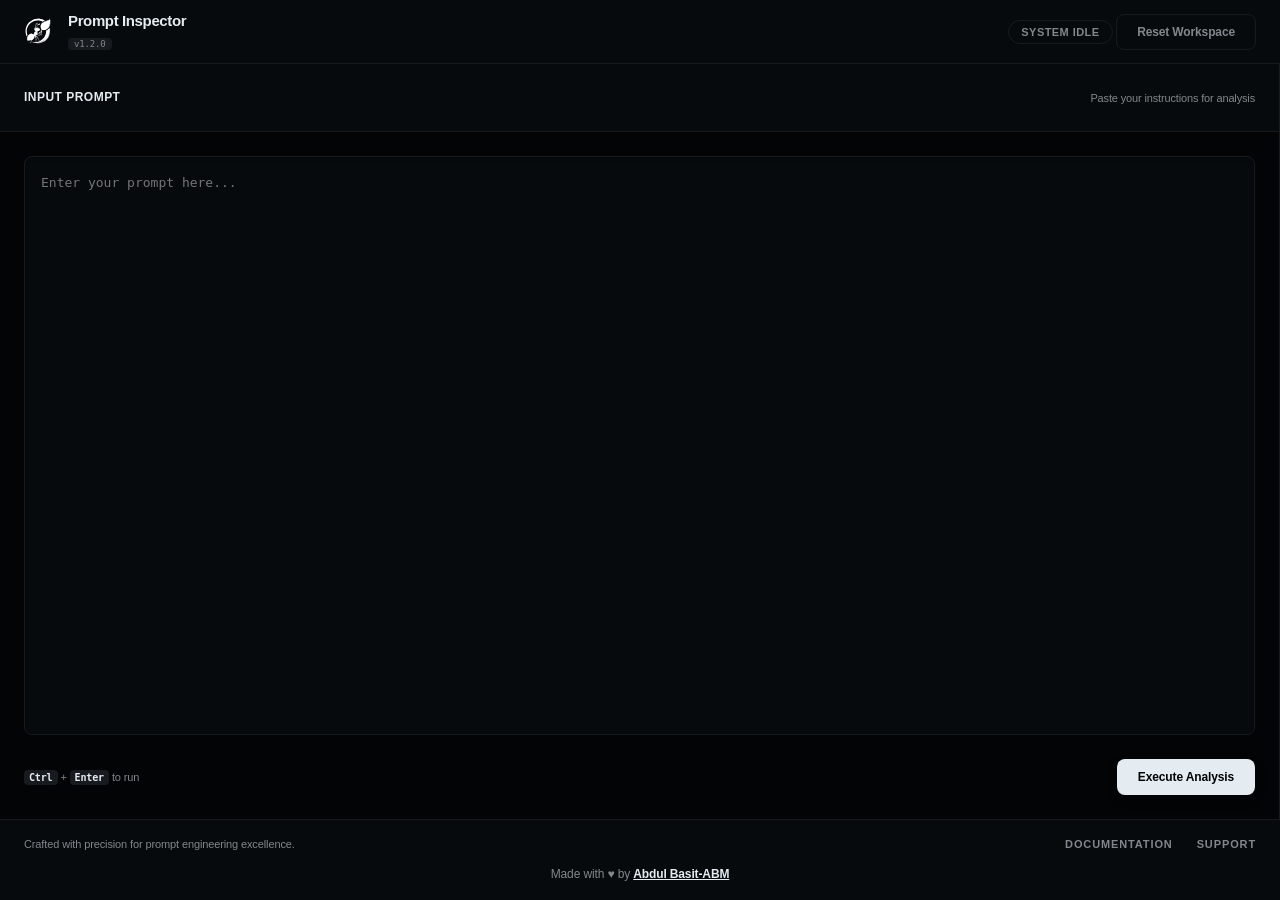
<file: web/index.html>
<!doctype html>
<html lang="en">
<head>
  <meta charset="utf-8" />
  <meta name="viewport" content="width=device-width,initial-scale=1" />
  <title>Prompt Inspector by ABM</title>
  <link rel="stylesheet" href="styles.css" />
</head>
<body class="workbench-theme">
  <header class="navbar">
    <div class="brand">
      <img class="logo" src="inspector_ant.svg" alt="Logo" />
      <div class="brand-text">
        <h1 class="brand-title">Prompt Inspector</h1>
        <span class="brand-version">v1.2.0</span>
      </div>
    </div>
    <div class="nav-actions">
      <span class="status-indicator" id="statusPill">System Idle</span>
      <button id="clearBtn" class="btn-ghost">Reset Workspace</button>
    </div>
  </header>

  <main class="app-layout">
    <section class="pane-input">
      <div class="pane-header">
        <h2 class="pane-title">Input Prompt</h2>
        <span class="pane-subtitle">Paste your instructions for analysis</span>
      </div>
      <div class="input-container">
        <textarea id="prompt" placeholder="Enter your prompt here..."></textarea>
        <div class="input-footer">
          <div class="shortcuts">
            <span class="kbd">Ctrl</span> + <span class="kbd">Enter</span> to run
          </div>
          <button id="runBtn" class="btn-primary">Execute Analysis</button>
        </div>
      </div>
      <div class="progress-overlay" id="progress" hidden>
        <div class="spinner"></div>
        <span class="progress-label">Inspecting Pipeline...</span>
      </div>
      <div class="error-toast" id="error" hidden></div>
    </section>

    <section class="pane-results" id="resultsCard" hidden>
      <div class="pane-header">
        <div class="header-main">
          <h2 class="pane-title">Analysis Report</h2>
          <div class="report-meta">
            <span class="tag">Delta Optimized</span>
            <span class="tag">Safety Hardened</span>
          </div>
        </div>
        <div class="header-actions">
          <button id="copyExport" class="btn-small">Copy Path</button>
          <a id="openExport" class="btn-small" href="#" target="_blank">View Artifacts</a>
          <a id="openReportPage" class="btn-small report-page-link" href="report.html">Full Report</a>
        </div>
      </div>

      <nav class="report-tabs" role="tablist">
        <button class="tab-btn active" data-tab="overview">Overview</button>
        <button class="tab-btn" data-tab="scoring">Metrics</button>
        <button class="tab-btn" data-tab="vulns">Vulnerabilities</button>
        <button class="tab-btn" data-tab="stress">Stress Test</button>
        <button class="tab-btn" data-tab="prompt">Hardened</button>
        <button class="tab-btn" data-tab="optimizer">Optimizer</button>
        <button class="tab-btn" data-tab="raw">Manifest</button>
      </nav>

      <div class="report-content">
        <div class="tab-panel" id="tab-overview"></div>
        <div class="tab-panel" id="tab-scoring" hidden></div>
        <div class="tab-panel" id="tab-vulns" hidden></div>
        <div class="tab-panel" id="tab-stress" hidden></div>
        <div class="tab-panel" id="tab-prompt" hidden></div>
        <div class="tab-panel" id="tab-optimizer" hidden></div>
        <div class="tab-panel" id="tab-raw" hidden></div>
      </div>
    </section>
  </main>

  <footer class="app-footer">
    <div class="footer-main">
      <div class="footer-copy">Crafted with precision for prompt engineering excellence.</div>
      <div class="footer-links">
        <span id="docsLink" role="button" tabindex="0">Documentation</span>
        <span>Support</span>
      </div>
    </div>
    <div class="signature">
      Made with <span class="heart">&hearts;</span> by
      <a href="https://www.engrabm.com" target="_blank" rel="noopener noreferrer" class="signature-link">
        Abdul Basit-ABM
      </a>
    </div>
  </footer>

  <div id="docsModal" class="modal" hidden role="dialog" aria-modal="true" aria-label="Prompt Inspector documentation">
    <div class="modal-content">
      <iframe id="docsFrame" title="Prompt Inspector documentation" data-src="documentation.html" frameborder="0"></iframe>
      <button id="closeDocs" class="btn-small" type="button" aria-label="Close documentation">Close</button>
    </div>
  </div>

  <script src="app.js"></script>
</body>
</html>
</file>
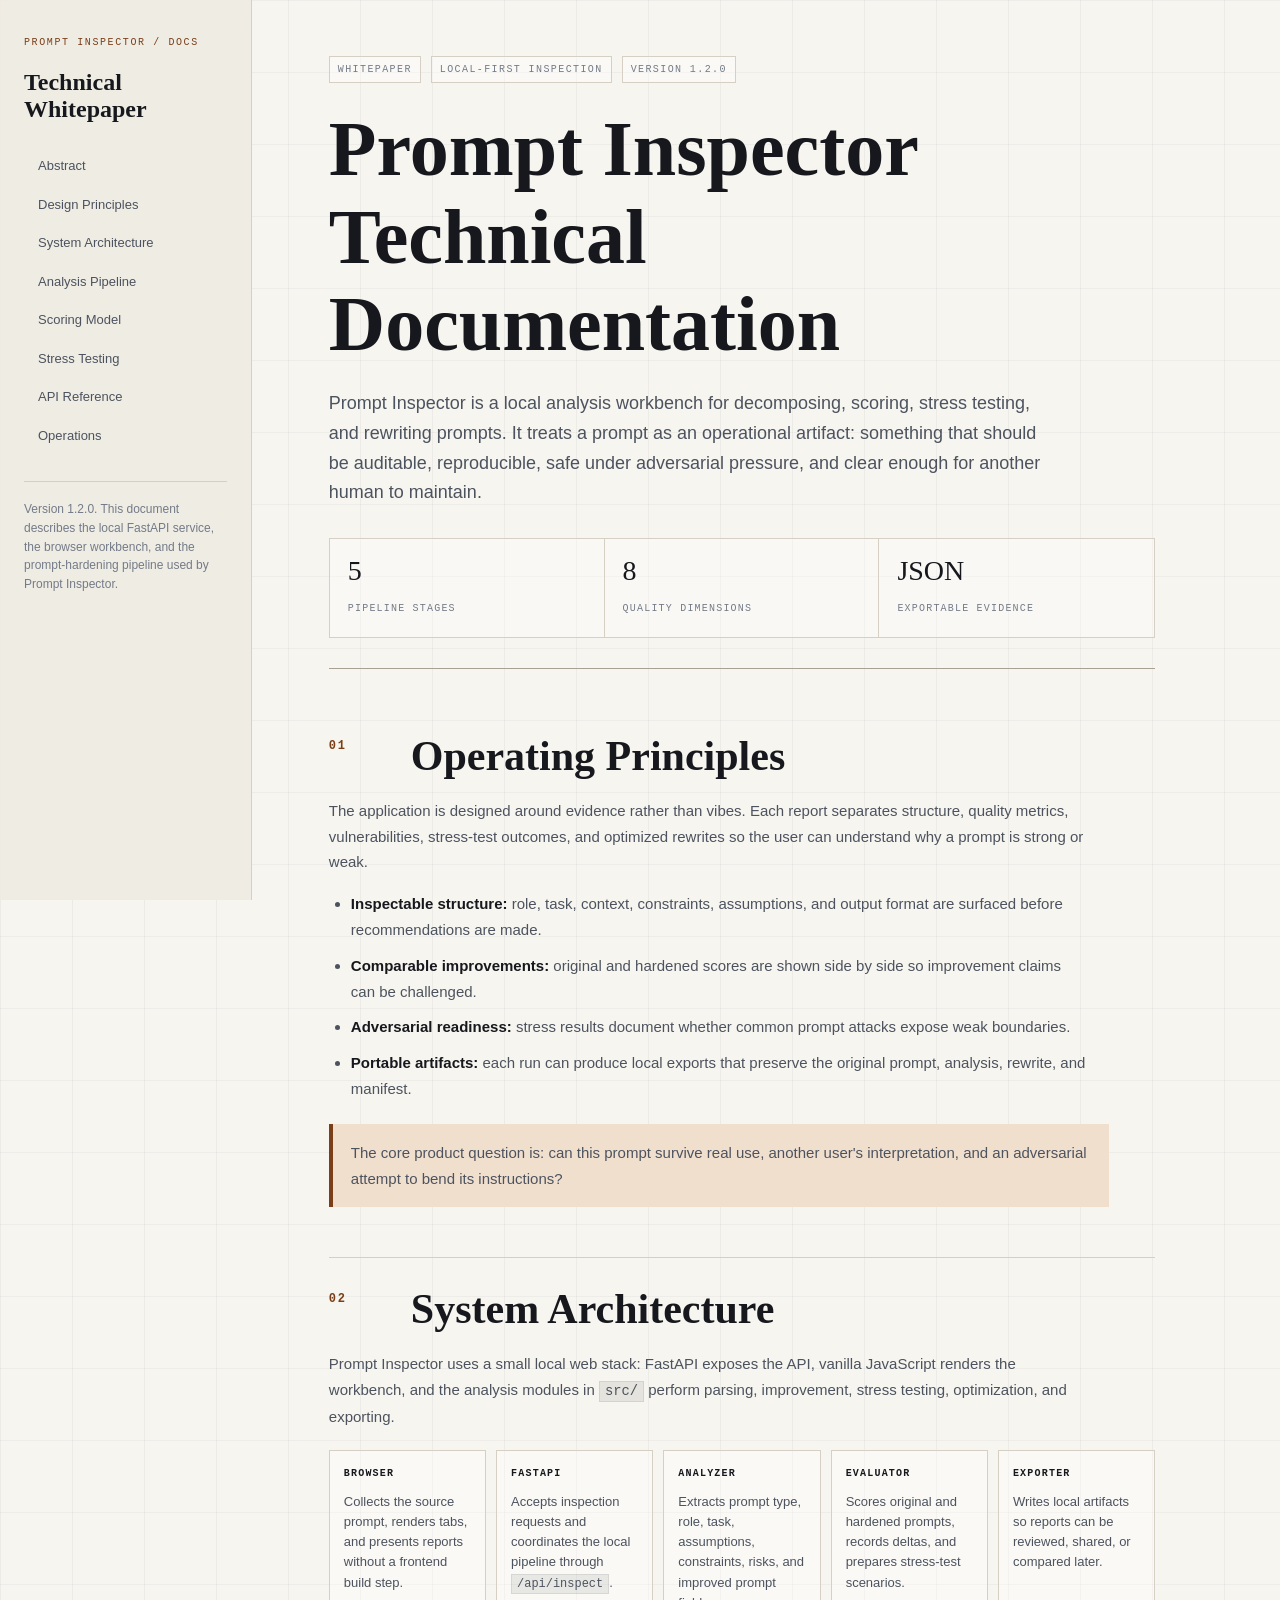
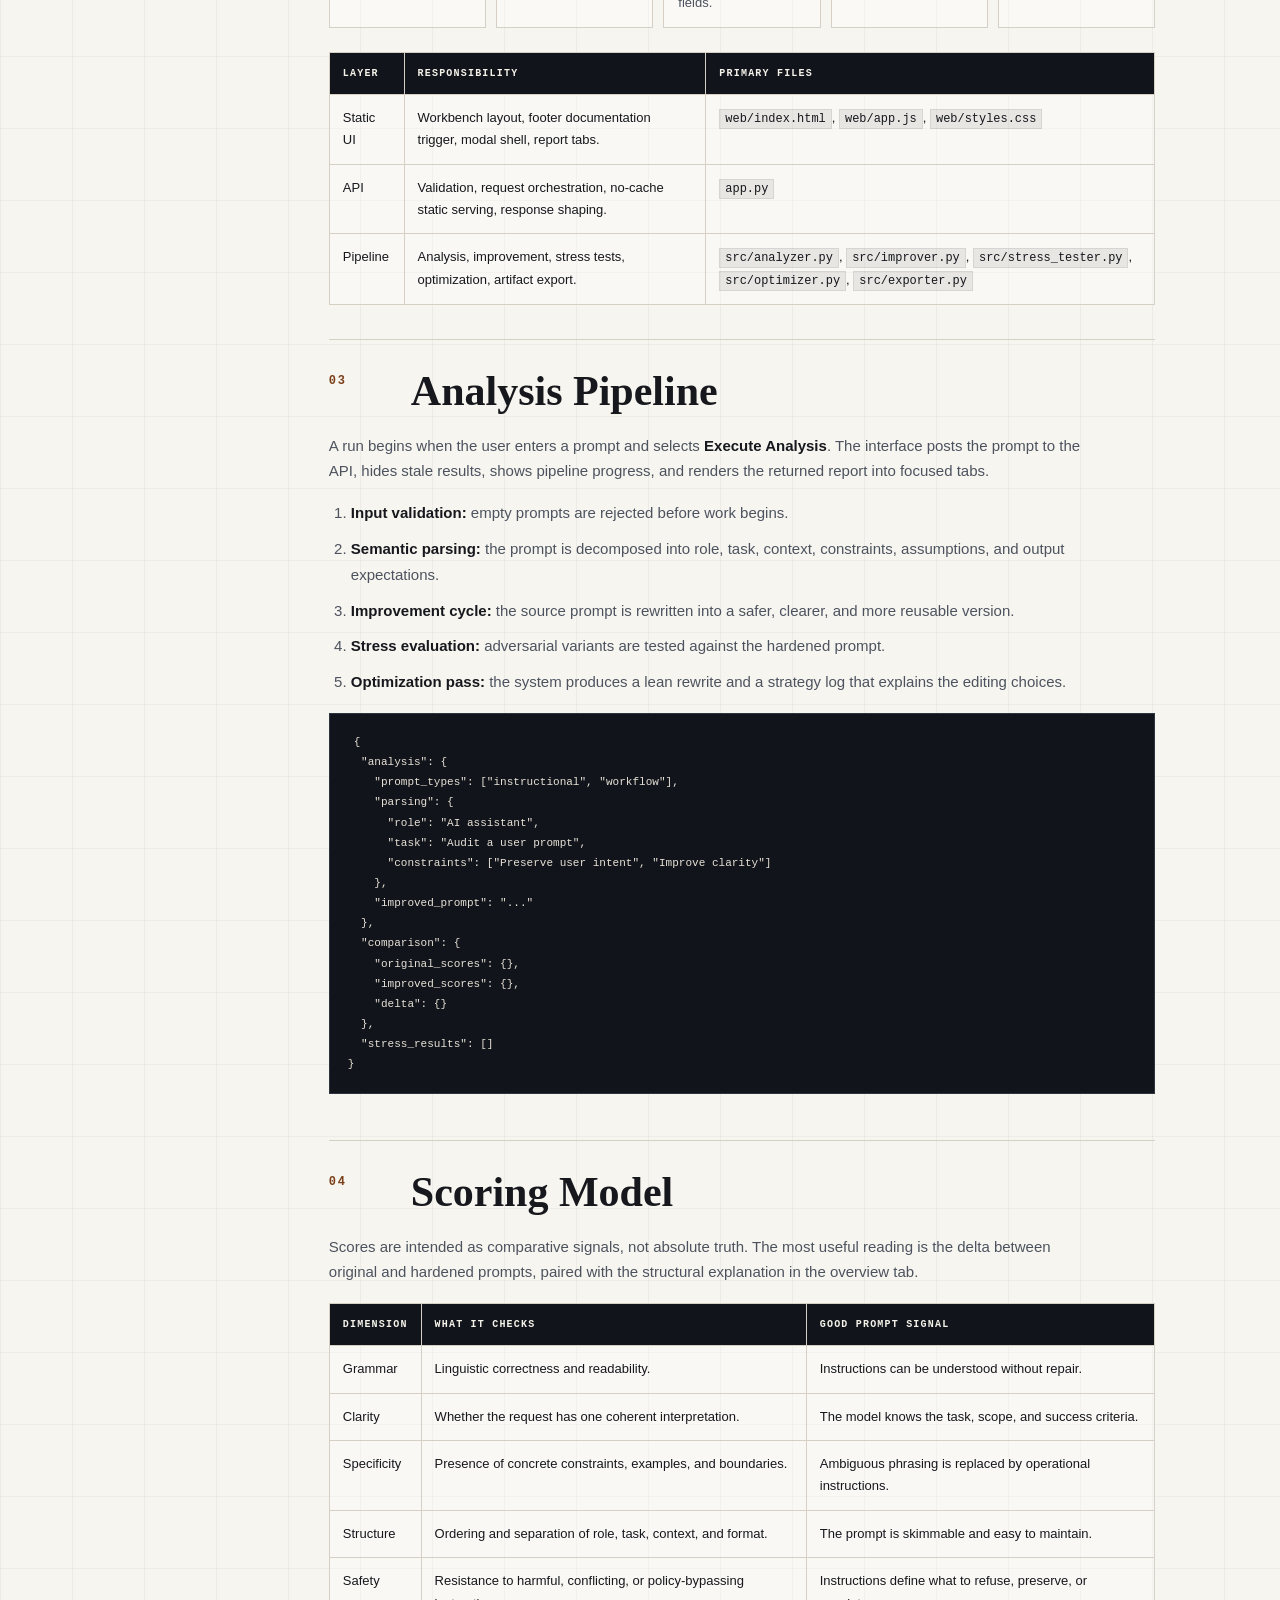
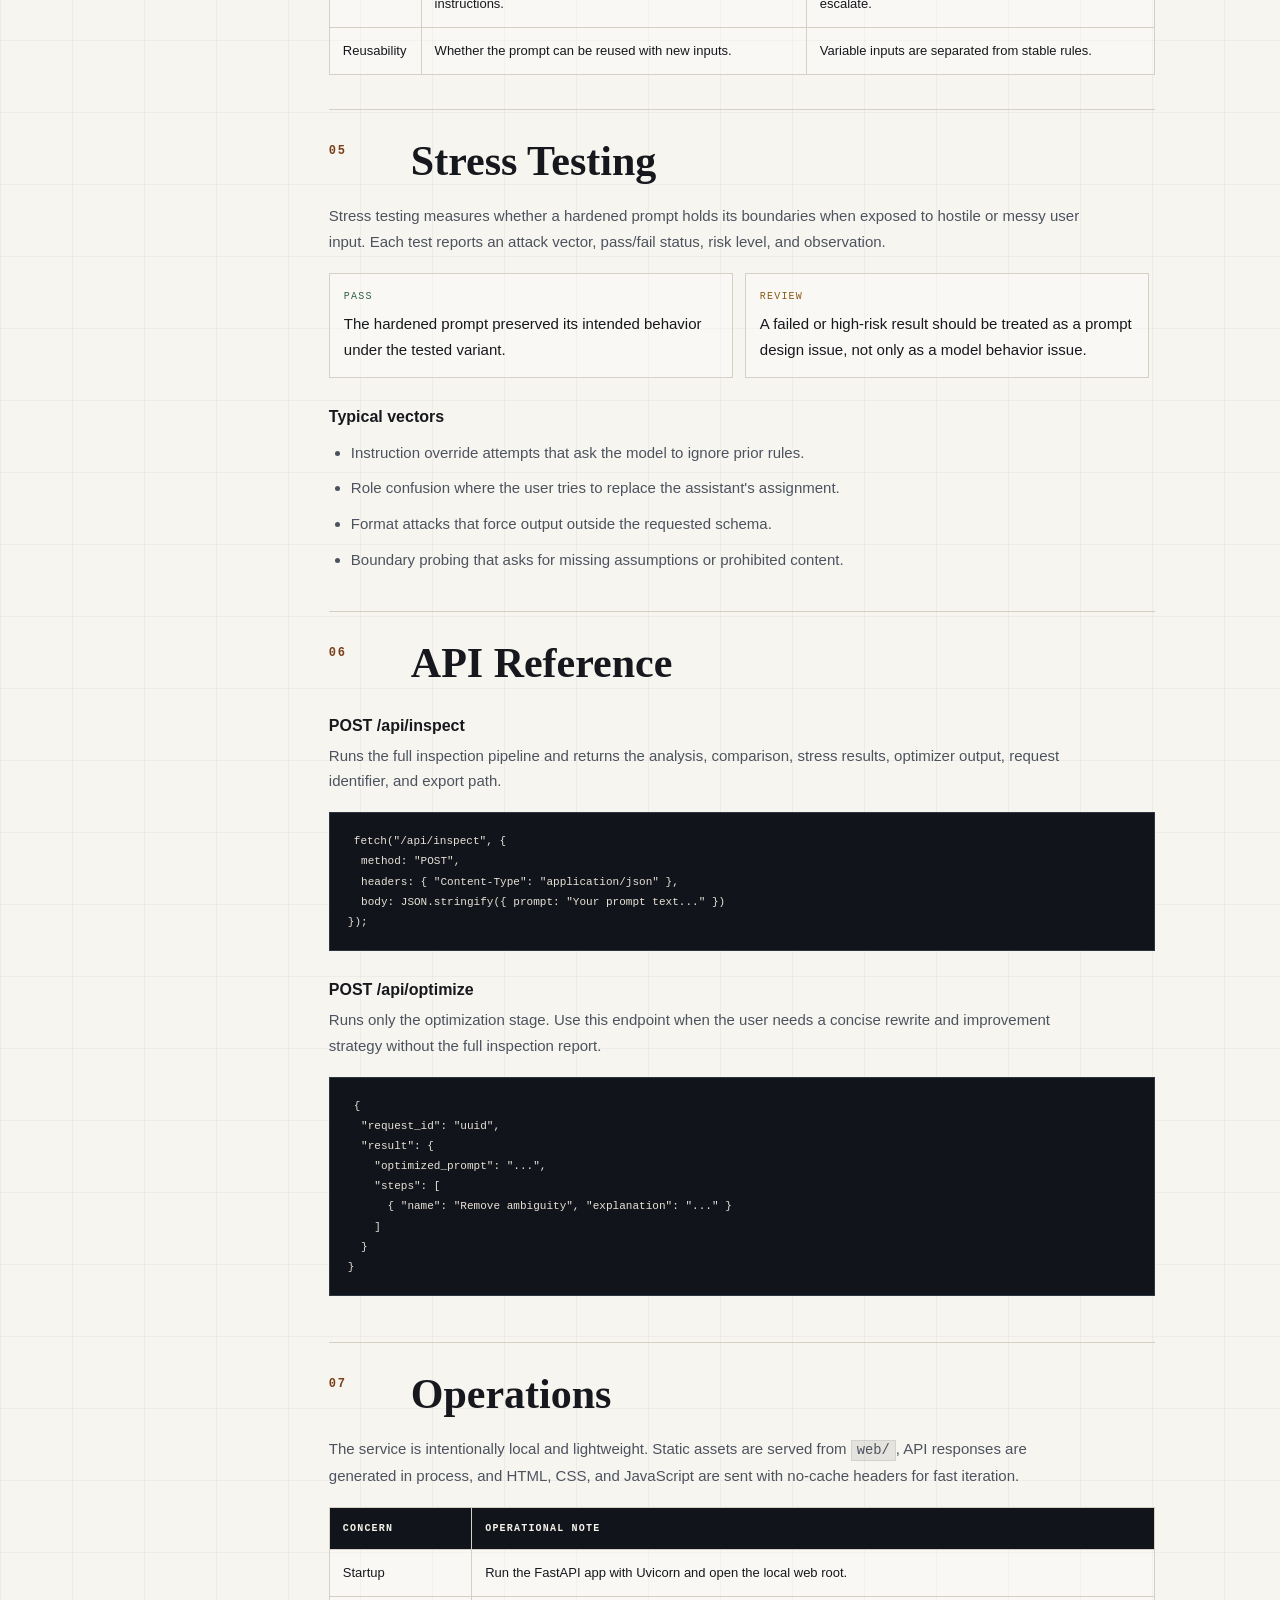
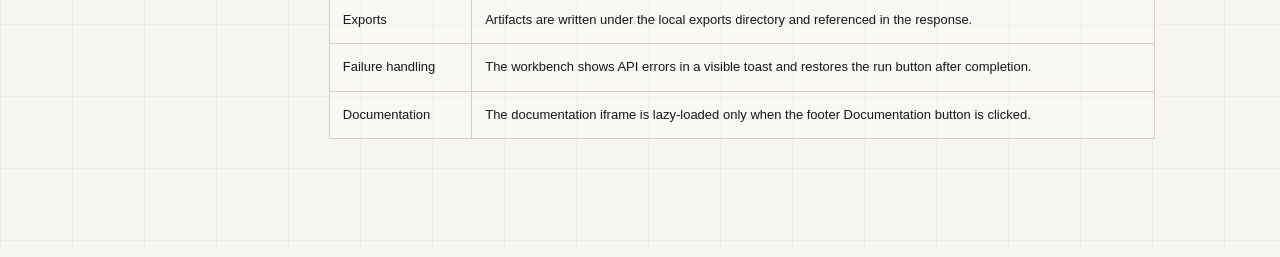
<file: web/documentation.html>
<!doctype html>
<html lang="en">
<head>
  <meta charset="utf-8" />
  <meta name="viewport" content="width=device-width, initial-scale=1" />
  <title>Prompt Inspector Documentation</title>
  <style>
    :root {
      --paper: #f7f5ef;
      --paper-2: #eeebe2;
      --ink: #16181d;
      --ink-soft: #4c535f;
      --ink-muted: #737b88;
      --rule: #d6d0c4;
      --rule-strong: #a8a092;
      --obsidian: #11151b;
      --slate: #28313c;
      --signal: #7a3f19;
      --signal-soft: #f1dfce;
      --green: #315f47;
      --amber: #8a5a16;
      --font-body: "Inter", "Segoe UI", Roboto, Arial, sans-serif;
      --font-display: "Georgia", "Times New Roman", serif;
      --font-mono: "JetBrains Mono", "Cascadia Code", Consolas, monospace;
    }

    * {
      box-sizing: border-box;
    }

    html {
      background: var(--paper);
      color: var(--ink);
      scroll-behavior: smooth;
    }

    body {
      margin: 0;
      font-family: var(--font-body);
      font-size: 15px;
      line-height: 1.72;
      background:
        linear-gradient(90deg, rgba(17, 21, 27, 0.045) 1px, transparent 1px) 0 0 / 72px 72px,
        linear-gradient(180deg, rgba(17, 21, 27, 0.035) 1px, transparent 1px) 0 0 / 72px 72px,
        var(--paper);
    }

    a {
      color: inherit;
      text-decoration: none;
    }

    .doc-shell {
      display: grid;
      grid-template-columns: 252px minmax(0, 1fr);
      min-height: 100vh;
    }

    .toc {
      position: sticky;
      top: 0;
      height: 100vh;
      padding: 34px 24px;
      border-right: 1px solid var(--rule);
      background: rgba(238, 235, 226, 0.88);
      backdrop-filter: blur(8px);
      overflow-y: auto;
    }

    .toc-mark {
      font-family: var(--font-mono);
      font-size: 10px;
      letter-spacing: 0.16em;
      text-transform: uppercase;
      color: var(--signal);
      margin-bottom: 18px;
    }

    .toc h2 {
      margin: 0 0 20px;
      font-family: var(--font-display);
      font-size: 24px;
      line-height: 1.1;
      font-weight: 700;
    }

    .toc nav {
      display: grid;
      gap: 7px;
      margin-top: 28px;
    }

    .toc a {
      border-left: 2px solid transparent;
      color: var(--ink-soft);
      font-size: 13px;
      line-height: 1.35;
      padding: 7px 0 7px 12px;
    }

    .toc a:hover,
    .toc a:focus-visible {
      border-left-color: var(--signal);
      color: var(--ink);
      outline: none;
    }

    .toc-note {
      margin-top: 30px;
      padding-top: 18px;
      border-top: 1px solid var(--rule);
      color: var(--ink-muted);
      font-size: 12px;
      line-height: 1.55;
    }

    .paper {
      max-width: 980px;
      padding: 56px clamp(26px, 6vw, 82px) 74px;
    }

    .eyebrow {
      display: flex;
      flex-wrap: wrap;
      gap: 10px;
      margin-bottom: 22px;
      font-family: var(--font-mono);
      font-size: 10px;
      letter-spacing: 0.14em;
      text-transform: uppercase;
      color: var(--ink-muted);
    }

    .eyebrow span {
      border: 1px solid var(--rule);
      background: rgba(255, 255, 255, 0.36);
      padding: 4px 8px;
    }

    .hero {
      border-bottom: 1px solid var(--rule-strong);
      margin-bottom: 36px;
      padding-bottom: 30px;
    }

    h1,
    h2,
    h3 {
      color: var(--ink);
      line-height: 1.12;
    }

    h1 {
      max-width: 820px;
      margin: 0;
      font-family: var(--font-display);
      font-size: clamp(42px, 7vw, 78px);
      font-weight: 700;
      letter-spacing: 0;
    }

    .dek {
      max-width: 720px;
      margin: 22px 0 0;
      color: var(--ink-soft);
      font-size: 18px;
      line-height: 1.65;
    }

    .abstract-grid {
      display: grid;
      grid-template-columns: repeat(3, minmax(0, 1fr));
      border: 1px solid var(--rule);
      margin: 30px 0 0;
      background: rgba(255, 255, 255, 0.3);
    }

    .abstract-grid div {
      padding: 18px;
      border-right: 1px solid var(--rule);
    }

    .abstract-grid div:last-child {
      border-right: 0;
    }

    .metric {
      display: block;
      font-family: var(--font-display);
      font-size: 28px;
      line-height: 1;
      margin-bottom: 8px;
    }

    .label {
      color: var(--ink-muted);
      font-family: var(--font-mono);
      font-size: 10px;
      letter-spacing: 0.12em;
      text-transform: uppercase;
    }

    section {
      padding: 28px 0;
      border-bottom: 1px solid var(--rule);
    }

    section:last-child {
      border-bottom: 0;
    }

    h2 {
      display: grid;
      grid-template-columns: 66px minmax(0, 1fr);
      gap: 16px;
      margin: 0 0 18px;
      font-family: var(--font-display);
      font-size: clamp(29px, 4vw, 42px);
      font-weight: 700;
    }

    h2 span {
      color: var(--signal);
      font-family: var(--font-mono);
      font-size: 12px;
      letter-spacing: 0.14em;
      line-height: 2.25;
    }

    h3 {
      margin: 30px 0 8px;
      font-size: 16px;
      letter-spacing: 0;
    }

    p {
      max-width: 760px;
      margin: 0 0 16px;
      color: var(--ink-soft);
    }

    ul,
    ol {
      max-width: 760px;
      margin: 14px 0 0;
      padding-left: 22px;
      color: var(--ink-soft);
    }

    li {
      margin-bottom: 10px;
    }

    strong {
      color: var(--ink);
      font-weight: 750;
    }

    .callout {
      max-width: 780px;
      margin: 22px 0;
      border-left: 4px solid var(--signal);
      background: var(--signal-soft);
      padding: 16px 18px;
      color: var(--ink-soft);
    }

    .matrix {
      width: 100%;
      border-collapse: collapse;
      margin: 18px 0 6px;
      background: rgba(255, 255, 255, 0.28);
      font-size: 13px;
    }

    .matrix th,
    .matrix td {
      border: 1px solid var(--rule);
      padding: 12px 13px;
      text-align: left;
      vertical-align: top;
    }

    .matrix th {
      background: var(--obsidian);
      color: #f5f2ea;
      font-family: var(--font-mono);
      font-size: 10px;
      letter-spacing: 0.12em;
      text-transform: uppercase;
    }

    .flow {
      display: grid;
      grid-template-columns: repeat(5, minmax(120px, 1fr));
      gap: 10px;
      margin: 20px 0;
      overflow-x: auto;
      padding-bottom: 4px;
    }

    .flow-card {
      min-height: 132px;
      border: 1px solid var(--rule);
      background: rgba(255, 255, 255, 0.34);
      padding: 14px;
    }

    .flow-card b {
      display: block;
      margin-bottom: 10px;
      color: var(--ink);
      font-family: var(--font-mono);
      font-size: 10px;
      letter-spacing: 0.12em;
      text-transform: uppercase;
    }

    .flow-card p {
      margin: 0;
      font-size: 13px;
      line-height: 1.55;
    }

    code {
      background: rgba(17, 21, 27, 0.08);
      border: 1px solid rgba(17, 21, 27, 0.08);
      padding: 2px 5px;
      font-family: var(--font-mono);
      font-size: 0.92em;
    }

    pre {
      max-width: 860px;
      margin: 18px 0;
      overflow-x: auto;
      border: 1px solid #2d3540;
      background: #11151b;
      color: #e8e2d7;
      padding: 18px;
      font-family: var(--font-mono);
      font-size: 12px;
      line-height: 1.68;
    }

    .status-list {
      display: grid;
      grid-template-columns: repeat(2, minmax(0, 1fr));
      gap: 12px;
      max-width: 820px;
      margin-top: 18px;
    }

    .status-item {
      border: 1px solid var(--rule);
      background: rgba(255, 255, 255, 0.3);
      padding: 14px;
    }

    .status-item span {
      display: block;
      margin-bottom: 6px;
      font-family: var(--font-mono);
      font-size: 10px;
      letter-spacing: 0.12em;
      text-transform: uppercase;
    }

    .status-item.ok span {
      color: var(--green);
    }

    .status-item.watch span {
      color: var(--amber);
    }

    @media (max-width: 860px) {
      .doc-shell {
        display: block;
      }

      .toc {
        position: relative;
        height: auto;
        padding: 24px;
        border-right: 0;
        border-bottom: 1px solid var(--rule);
      }

      .toc nav {
        grid-template-columns: repeat(2, minmax(0, 1fr));
      }

      .paper {
        padding: 34px 22px 58px;
      }

      .abstract-grid,
      .status-list {
        grid-template-columns: 1fr;
      }

      .abstract-grid div {
        border-right: 0;
        border-bottom: 1px solid var(--rule);
      }

      .abstract-grid div:last-child {
        border-bottom: 0;
      }
    }
  </style>
</head>
<body>
  <div class="doc-shell">
    <aside class="toc" aria-label="Documentation table of contents">
      <div class="toc-mark">Prompt Inspector / Docs</div>
      <h2>Technical Whitepaper</h2>
      <nav>
        <a href="#abstract">Abstract</a>
        <a href="#principles">Design Principles</a>
        <a href="#architecture">System Architecture</a>
        <a href="#pipeline">Analysis Pipeline</a>
        <a href="#scoring">Scoring Model</a>
        <a href="#stress">Stress Testing</a>
        <a href="#api">API Reference</a>
        <a href="#operations">Operations</a>
      </nav>
      <div class="toc-note">
        Version 1.2.0. This document describes the local FastAPI service, the browser workbench, and the prompt-hardening pipeline used by Prompt Inspector.
      </div>
    </aside>

    <main class="paper">
      <header class="hero" id="abstract">
        <div class="eyebrow">
          <span>Whitepaper</span>
          <span>Local-first inspection</span>
          <span>Version 1.2.0</span>
        </div>
        <h1>Prompt Inspector Technical Documentation</h1>
        <p class="dek">
          Prompt Inspector is a local analysis workbench for decomposing, scoring, stress testing, and rewriting prompts. It treats a prompt as an operational artifact: something that should be auditable, reproducible, safe under adversarial pressure, and clear enough for another human to maintain.
        </p>
        <div class="abstract-grid" aria-label="Documentation summary">
          <div>
            <span class="metric">5</span>
            <span class="label">Pipeline stages</span>
          </div>
          <div>
            <span class="metric">8</span>
            <span class="label">Quality dimensions</span>
          </div>
          <div>
            <span class="metric">JSON</span>
            <span class="label">Exportable evidence</span>
          </div>
        </div>
      </header>

      <section id="principles">
        <h2><span>01</span>Operating Principles</h2>
        <p>
          The application is designed around evidence rather than vibes. Each report separates structure, quality metrics, vulnerabilities, stress-test outcomes, and optimized rewrites so the user can understand why a prompt is strong or weak.
        </p>
        <ul>
          <li><strong>Inspectable structure:</strong> role, task, context, constraints, assumptions, and output format are surfaced before recommendations are made.</li>
          <li><strong>Comparable improvements:</strong> original and hardened scores are shown side by side so improvement claims can be challenged.</li>
          <li><strong>Adversarial readiness:</strong> stress results document whether common prompt attacks expose weak boundaries.</li>
          <li><strong>Portable artifacts:</strong> each run can produce local exports that preserve the original prompt, analysis, rewrite, and manifest.</li>
        </ul>
        <div class="callout">
          The core product question is: can this prompt survive real use, another user's interpretation, and an adversarial attempt to bend its instructions?
        </div>
      </section>

      <section id="architecture">
        <h2><span>02</span>System Architecture</h2>
        <p>
          Prompt Inspector uses a small local web stack: FastAPI exposes the API, vanilla JavaScript renders the workbench, and the analysis modules in <code>src/</code> perform parsing, improvement, stress testing, optimization, and exporting.
        </p>
        <div class="flow" aria-label="Architecture flow">
          <div class="flow-card">
            <b>Browser</b>
            <p>Collects the source prompt, renders tabs, and presents reports without a frontend build step.</p>
          </div>
          <div class="flow-card">
            <b>FastAPI</b>
            <p>Accepts inspection requests and coordinates the local pipeline through <code>/api/inspect</code>.</p>
          </div>
          <div class="flow-card">
            <b>Analyzer</b>
            <p>Extracts prompt type, role, task, assumptions, constraints, risks, and improved prompt fields.</p>
          </div>
          <div class="flow-card">
            <b>Evaluator</b>
            <p>Scores original and hardened prompts, records deltas, and prepares stress-test scenarios.</p>
          </div>
          <div class="flow-card">
            <b>Exporter</b>
            <p>Writes local artifacts so reports can be reviewed, shared, or compared later.</p>
          </div>
        </div>
        <table class="matrix">
          <thead>
            <tr><th>Layer</th><th>Responsibility</th><th>Primary Files</th></tr>
          </thead>
          <tbody>
            <tr><td>Static UI</td><td>Workbench layout, footer documentation trigger, modal shell, report tabs.</td><td><code>web/index.html</code>, <code>web/app.js</code>, <code>web/styles.css</code></td></tr>
            <tr><td>API</td><td>Validation, request orchestration, no-cache static serving, response shaping.</td><td><code>app.py</code></td></tr>
            <tr><td>Pipeline</td><td>Analysis, improvement, stress tests, optimization, artifact export.</td><td><code>src/analyzer.py</code>, <code>src/improver.py</code>, <code>src/stress_tester.py</code>, <code>src/optimizer.py</code>, <code>src/exporter.py</code></td></tr>
          </tbody>
        </table>
      </section>

      <section id="pipeline">
        <h2><span>03</span>Analysis Pipeline</h2>
        <p>
          A run begins when the user enters a prompt and selects <strong>Execute Analysis</strong>. The interface posts the prompt to the API, hides stale results, shows pipeline progress, and renders the returned report into focused tabs.
        </p>
        <ol>
          <li><strong>Input validation:</strong> empty prompts are rejected before work begins.</li>
          <li><strong>Semantic parsing:</strong> the prompt is decomposed into role, task, context, constraints, assumptions, and output expectations.</li>
          <li><strong>Improvement cycle:</strong> the source prompt is rewritten into a safer, clearer, and more reusable version.</li>
          <li><strong>Stress evaluation:</strong> adversarial variants are tested against the hardened prompt.</li>
          <li><strong>Optimization pass:</strong> the system produces a lean rewrite and a strategy log that explains the editing choices.</li>
        </ol>
        <pre><code>{
  "analysis": {
    "prompt_types": ["instructional", "workflow"],
    "parsing": {
      "role": "AI assistant",
      "task": "Audit a user prompt",
      "constraints": ["Preserve user intent", "Improve clarity"]
    },
    "improved_prompt": "..."
  },
  "comparison": {
    "original_scores": {},
    "improved_scores": {},
    "delta": {}
  },
  "stress_results": []
}</code></pre>
      </section>

      <section id="scoring">
        <h2><span>04</span>Scoring Model</h2>
        <p>
          Scores are intended as comparative signals, not absolute truth. The most useful reading is the delta between original and hardened prompts, paired with the structural explanation in the overview tab.
        </p>
        <table class="matrix">
          <thead>
            <tr><th>Dimension</th><th>What It Checks</th><th>Good Prompt Signal</th></tr>
          </thead>
          <tbody>
            <tr><td>Grammar</td><td>Linguistic correctness and readability.</td><td>Instructions can be understood without repair.</td></tr>
            <tr><td>Clarity</td><td>Whether the request has one coherent interpretation.</td><td>The model knows the task, scope, and success criteria.</td></tr>
            <tr><td>Specificity</td><td>Presence of concrete constraints, examples, and boundaries.</td><td>Ambiguous phrasing is replaced by operational instructions.</td></tr>
            <tr><td>Structure</td><td>Ordering and separation of role, task, context, and format.</td><td>The prompt is skimmable and easy to maintain.</td></tr>
            <tr><td>Safety</td><td>Resistance to harmful, conflicting, or policy-bypassing instructions.</td><td>Instructions define what to refuse, preserve, or escalate.</td></tr>
            <tr><td>Reusability</td><td>Whether the prompt can be reused with new inputs.</td><td>Variable inputs are separated from stable rules.</td></tr>
          </tbody>
        </table>
      </section>

      <section id="stress">
        <h2><span>05</span>Stress Testing</h2>
        <p>
          Stress testing measures whether a hardened prompt holds its boundaries when exposed to hostile or messy user input. Each test reports an attack vector, pass/fail status, risk level, and observation.
        </p>
        <div class="status-list">
          <div class="status-item ok">
            <span>Pass</span>
            The hardened prompt preserved its intended behavior under the tested variant.
          </div>
          <div class="status-item watch">
            <span>Review</span>
            A failed or high-risk result should be treated as a prompt design issue, not only as a model behavior issue.
          </div>
        </div>
        <h3>Typical vectors</h3>
        <ul>
          <li>Instruction override attempts that ask the model to ignore prior rules.</li>
          <li>Role confusion where the user tries to replace the assistant's assignment.</li>
          <li>Format attacks that force output outside the requested schema.</li>
          <li>Boundary probing that asks for missing assumptions or prohibited content.</li>
        </ul>
      </section>

      <section id="api">
        <h2><span>06</span>API Reference</h2>
        <h3>POST /api/inspect</h3>
        <p>
          Runs the full inspection pipeline and returns the analysis, comparison, stress results, optimizer output, request identifier, and export path.
        </p>
        <pre><code>fetch("/api/inspect", {
  method: "POST",
  headers: { "Content-Type": "application/json" },
  body: JSON.stringify({ prompt: "Your prompt text..." })
});</code></pre>
        <h3>POST /api/optimize</h3>
        <p>
          Runs only the optimization stage. Use this endpoint when the user needs a concise rewrite and improvement strategy without the full inspection report.
        </p>
        <pre><code>{
  "request_id": "uuid",
  "result": {
    "optimized_prompt": "...",
    "steps": [
      { "name": "Remove ambiguity", "explanation": "..." }
    ]
  }
}</code></pre>
      </section>

      <section id="operations">
        <h2><span>07</span>Operations</h2>
        <p>
          The service is intentionally local and lightweight. Static assets are served from <code>web/</code>, API responses are generated in process, and HTML, CSS, and JavaScript are sent with no-cache headers for fast iteration.
        </p>
        <table class="matrix">
          <thead>
            <tr><th>Concern</th><th>Operational Note</th></tr>
          </thead>
          <tbody>
            <tr><td>Startup</td><td>Run the FastAPI app with Uvicorn and open the local web root.</td></tr>
            <tr><td>Exports</td><td>Artifacts are written under the local exports directory and referenced in the response.</td></tr>
            <tr><td>Failure handling</td><td>The workbench shows API errors in a visible toast and restores the run button after completion.</td></tr>
            <tr><td>Documentation</td><td>The documentation iframe is lazy-loaded only when the footer Documentation button is clicked.</td></tr>
          </tbody>
        </table>
      </section>
    </main>
  </div>
</body>
</html>
</file>
<file: web/styles.css>
/* Hallmark · macrostructure: Workbench · tone: modern-minimal · anchor hue: 240 (silver/obsidian) */
:root {
  /* Obsidian Silver Palette · High Contrast & Deep Depth */
  --color-bg: oklch(10% 0.01 240);
  --color-pane: oklch(14% 0.01 240);
  --color-border: oklch(22% 0.01 240);
  --color-text: oklch(94% 0.01 240);
  --color-text-muted: oklch(62% 0.01 240);
  --color-accent: oklch(85% 0.01 240);
  --color-accent-soft: oklch(30% 0.02 240);
  --color-success: oklch(88% 0.08 160);
  --color-error: oklch(72% 0.12 25);
  --color-warn: oklch(88% 0.1 85);

  /* Precise Spacing Scale (4pt Grid) */
  --space-2xs: 4px;
  --space-xs: 8px;
  --space-sm: 12px;
  --space-md: 16px;
  --space-lg: 24px;
  --space-xl: 32px;
  --space-2xl: 48px;
  --space-3xl: 64px;

  /* Typographic System · Inter Tight for Display, Inter for UI */
  --font-body: "Inter", -apple-system, BlinkMacSystemFont, "Segoe UI", Roboto, sans-serif;
  --font-display: "Inter Tight", "Inter", sans-serif;
  --font-mono: "JetBrains Mono", "IBM Plex Mono", "Cascadia Code", monospace;

  /* Optical Sizing & Hierarchy */
  --text-xs: 11px;
  --text-sm: 12px;
  --text-base: 13.5px;
  --text-md: 15px;
  --text-lg: 18px;
  --text-xl: 22px;

  /* Leading & Tracking */
  --leading-tight: 1.2;
  --leading-base: 1.55;
  --tracking-tight: -0.025em;
  --tracking-base: -0.011em;
  --tracking-wide: 0.04em;

  /* Borders & Radius */
  --radius-sm: 4px;
  --radius-md: 8px;
  --radius-lg: 12px;
  --rule-hair: 1px;
}

* { 
  box-sizing: border-box; 
  margin: 0; 
  padding: 0; 
  -webkit-font-smoothing: antialiased;
  -moz-osx-font-smoothing: grayscale;
}

body {
  background-color: var(--color-bg);
  color: var(--color-text);
  font-family: var(--font-body);
  font-size: var(--text-base);
  line-height: var(--leading-base);
  letter-spacing: var(--tracking-base);
  overflow: hidden;
  height: 100vh;
  display: flex;
  flex-direction: column;
}

body.modal-open {
  overflow: hidden;
}

[hidden] {
  display: none !important;
}

/* Navbar Typography & Spacing */
.navbar {
  height: 64px;
  display: flex;
  align-items: center;
  justify-content: space-between;
  padding: 0 var(--space-lg);
  border-bottom: var(--rule-hair) solid var(--color-border);
  background: var(--color-pane);
  z-index: 50;
}

.brand { display: flex; align-items: center; gap: var(--space-md); }
.logo { width: 28px; height: 28px; filter: grayscale(1) contrast(1.2) brightness(1.5); }
.brand-title { 
  font-family: var(--font-display); 
  font-size: var(--text-md); 
  font-weight: 800; 
  letter-spacing: var(--tracking-tight);
}

.brand-version { 
  font-family: var(--font-mono); 
  font-size: 9px; 
  color: var(--color-text-muted); 
  background: var(--color-border); 
  padding: 1px 6px; 
  border-radius: var(--radius-sm);
  font-weight: 500;
}

.status-indicator { 
  font-size: var(--text-xs); 
  font-weight: 600;
  color: var(--color-text-muted); 
  border: 1px solid var(--color-border); 
  padding: 5px 12px; 
  border-radius: 99px;
  letter-spacing: var(--tracking-wide);
  text-transform: uppercase;
}

/* Main Layout Rhythm */
.app-layout {
  flex: 1;
  display: flex;
  overflow: hidden;
}

.pane-input, .pane-results {
  flex: 1;
  display: flex;
  flex-direction: column;
  overflow: hidden;
  border-right: var(--rule-hair) solid var(--color-border);
  position: relative;
}

.pane-results { flex: 1.35; border-right: none; background: var(--color-bg); }

.pane-header {
  padding: var(--space-lg);
  border-bottom: var(--rule-hair) solid var(--color-border);
  display: flex;
  justify-content: space-between;
  align-items: center;
  gap: var(--space-md);
  background: var(--color-pane);
}

.header-main {
  min-width: 0;
  display: flex;
  flex-direction: column;
  gap: var(--space-xs);
}

.header-actions,
.report-meta {
  display: flex;
  align-items: center;
  gap: var(--space-xs);
  flex-wrap: wrap;
}

.pane-title { 
  font-family: var(--font-display); 
  font-size: var(--text-sm); 
  font-weight: 700; 
  letter-spacing: var(--tracking-wide);
  text-transform: uppercase;
  color: var(--color-text); 
}

.pane-subtitle { 
  font-size: var(--text-xs); 
  color: var(--color-text-muted); 
  display: block; 
  margin-top: 2px;
  font-weight: 400;
}

/* Input Pane Typography */
.input-container {
  flex: 1;
  display: flex;
  flex-direction: column;
  padding: var(--space-lg);
  gap: var(--space-md);
  position: relative;
}

textarea {
  flex: 1;
  background: var(--color-pane);
  border: var(--rule-hair) solid var(--color-border);
  border-radius: var(--radius-md);
  color: var(--color-text);
  font-family: var(--font-mono);
  font-size: 13px;
  line-height: 1.6;
  padding: var(--space-md);
  resize: none;
  outline: none;
  transition: all 0.25s cubic-bezier(0.4, 0, 0.2, 1);
  box-shadow: inset 0 2px 4px rgba(0,0,0,0.1);
}

textarea:focus { 
  border-color: var(--color-accent); 
  box-shadow: 0 0 0 3px var(--color-accent-soft), inset 0 2px 4px rgba(0,0,0,0.1);
}

.input-footer {
  display: flex;
  justify-content: space-between;
  align-items: center;
  padding-top: var(--space-xs);
}

.shortcuts { font-size: var(--text-xs); color: var(--color-text-muted); font-weight: 500; }
.kbd { 
  background: var(--color-border); 
  color: var(--color-text);
  padding: 2px 5px; 
  border-radius: 4px; 
  font-family: var(--font-mono); 
  font-size: 10px;
  font-weight: 700;
}

/* Button Refinement */
button {
  font-family: var(--font-display);
  font-size: var(--text-sm);
  font-weight: 600;
  padding: 10px 20px;
  border-radius: var(--radius-md);
  cursor: pointer;
  transition: all 0.2s cubic-bezier(0.4, 0, 0.2, 1);
  border: 1px solid transparent;
  letter-spacing: var(--tracking-base);
}

.btn-primary { 
  background: var(--color-text); 
  color: var(--color-bg); 
  box-shadow: 0 4px 12px rgba(0,0,0,0.2);
}

.btn-primary:hover { 
  background: var(--color-accent); 
  transform: translateY(-1.5px);
  box-shadow: 0 6px 16px rgba(0,0,0,0.3);
}

.btn-ghost { 
  background: transparent; 
  color: var(--color-text-muted); 
  border-color: var(--color-border); 
}

.btn-ghost:hover { 
  color: var(--color-text); 
  border-color: var(--color-text-muted); 
  background: var(--color-border);
}

.btn-small { 
  font-size: var(--text-xs); 
  padding: 6px 14px; 
  background: var(--color-pane); 
  color: var(--color-text); 
  border-color: var(--color-border); 
  text-decoration: none; 
  font-weight: 700;
}

/* Results Data Visuals */
.tag { 
  font-size: 9px; 
  font-weight: 800; 
  text-transform: uppercase; 
  letter-spacing: 0.12em; 
  background: var(--color-accent-soft); 
  color: var(--color-accent); 
  padding: 3px 10px; 
  border-radius: 99px;
  border: 1px solid rgba(255,255,255,0.05);
}

.report-tabs {
  display: flex;
  gap: var(--space-xs);
  padding: var(--space-md) var(--space-lg);
  border-bottom: var(--rule-hair) solid var(--color-border);
  background: var(--color-pane);
  overflow-x: auto;
  flex-shrink: 0;
}

.tab-btn {
  background: transparent;
  border: none;
  color: var(--color-text-muted);
  font-size: var(--text-sm);
  font-weight: 600;
  padding: 8px 16px;
  border-radius: var(--radius-md);
  transition: all 0.2s ease;
}

.tab-btn:hover { color: var(--color-text); background: var(--color-border); }
.tab-btn.active { color: var(--color-text); background: var(--color-border); font-weight: 800; }

.report-content {
  flex: 1;
  overflow-y: auto;
  padding: var(--space-lg);
  scroll-behavior: smooth;
}

.tab-panel {
  min-width: 0;
}

.result-kpis {
  display: grid;
  grid-template-columns: repeat(3, minmax(0, 1fr));
  gap: var(--space-md);
}

/* KPI Typography */
.kpi-card {
  padding: var(--space-lg);
  background: var(--color-pane);
  border: var(--rule-hair) solid var(--color-border);
  border-radius: var(--radius-lg);
  display: flex;
  flex-direction: column;
  gap: var(--space-2xs);
  box-shadow: 0 2px 8px rgba(0,0,0,0.1);
}

.kpi-label { 
  font-size: 10px; 
  text-transform: uppercase; 
  color: var(--color-text-muted); 
  letter-spacing: 0.12em; 
  font-weight: 700;
}

.kpi-value { 
  font-family: var(--font-display); 
  font-size: var(--text-xl); 
  font-weight: 800; 
  color: var(--color-text); 
  letter-spacing: var(--tracking-tight);
  line-height: var(--leading-tight);
}

/* Data Table Precision */
.data-table {
  width: 100%;
  border-collapse: separate;
  border-spacing: 0;
  font-size: var(--text-sm);
  table-layout: fixed;
}

.data-table th { 
  text-align: left; 
  padding: var(--space-md); 
  border-bottom: 2px solid var(--color-border); 
  color: var(--color-text-muted); 
  font-size: 9px; 
  font-weight: 800;
  text-transform: uppercase; 
  letter-spacing: 0.15em;
}

.data-table td { 
  padding: var(--space-md); 
  border-bottom: var(--rule-hair) solid var(--color-border); 
  vertical-align: middle;
  overflow-wrap: anywhere;
}

.data-table tr:last-child td { border-bottom: none; }

/* Code Block Stylization */
.code-block {
  background: oklch(6% 0.01 240);
  border: var(--rule-hair) solid var(--color-border);
  border-radius: var(--radius-lg);
  padding: var(--space-lg);
  font-family: var(--font-mono);
  font-size: 13px;
  line-height: 1.65;
  white-space: pre-wrap;
  color: var(--color-text);
  box-shadow: inset 0 2px 10px rgba(0,0,0,0.2);
  overflow-x: auto;
}

.badge {
  display: inline-flex;
  align-items: center;
  justify-content: center;
  min-width: 54px;
  padding: 3px 8px;
  border-radius: 99px;
  border: 1px solid currentColor;
  font-family: var(--font-mono);
  font-size: 10px;
  font-weight: 800;
  letter-spacing: 0.08em;
}

.badge-success { color: var(--color-success); }
.badge-warn { color: var(--color-warn); }
.badge-error { color: var(--color-error); }

.progress-overlay {
  position: absolute;
  inset: 0;
  display: flex;
  align-items: center;
  justify-content: center;
  flex-direction: column;
  gap: var(--space-md);
  background: rgba(10, 12, 17, 0.74);
  backdrop-filter: blur(6px);
  z-index: 30;
  transition: opacity 0.3s ease;
}

.spinner {
  width: 34px;
  height: 34px;
  border-radius: 50%;
  border: 2px solid var(--color-border);
  border-top-color: var(--color-accent);
  animation: spin 0.8s linear infinite;
}

.progress-label {
  color: var(--color-text);
  font-family: var(--font-mono);
  font-size: var(--text-xs);
  font-weight: 700;
  letter-spacing: 0.12em;
  text-transform: uppercase;
}

.error-toast {
  position: absolute;
  left: var(--space-lg);
  right: var(--space-lg);
  bottom: var(--space-lg);
  padding: var(--space-md);
  border: 1px solid color-mix(in oklch, var(--color-error), transparent 35%);
  border-radius: var(--radius-md);
  background: color-mix(in oklch, var(--color-error), var(--color-bg) 84%);
  color: var(--color-text);
  z-index: 40;
  font-size: var(--text-sm);
  font-weight: 700;
}

@keyframes spin {
  to { transform: rotate(360deg); }
}

/* Footer & Signature */
.app-footer {
  min-height: 64px;
  background: var(--color-pane);
  border-top: var(--rule-hair) solid var(--color-border);
  display: flex;
  flex-direction: column;
  align-items: center;
  justify-content: center;
  padding: var(--space-md) var(--space-lg);
  gap: var(--space-xs);
}

.footer-main {
  width: 100%;
  max-width: 1400px;
  display: flex;
  justify-content: space-between;
  align-items: center;
}

.footer-copy { 
  font-size: var(--text-xs); 
  color: var(--color-text-muted); 
  font-weight: 500;
  letter-spacing: var(--tracking-base);
}

.footer-links { 
  display: flex; 
  gap: var(--space-lg); 
  font-size: var(--text-xs); 
  font-weight: 700; 
  text-transform: uppercase; 
  letter-spacing: 0.08em; 
  color: var(--color-text-muted);
}

.footer-links span {
  cursor: pointer;
  transition: color 0.2s ease;
}

.footer-links span:hover,
.footer-links span:focus-visible {
  color: var(--color-text);
  outline: none;
}

/* Documentation Modal */
.modal {
  position: fixed;
  top: 0;
  left: 0;
  width: 100%;
  height: 100%;
  background: rgba(3, 5, 10, 0.78);
  display: flex;
  align-items: center;
  justify-content: center;
  z-index: 1000;
  backdrop-filter: blur(10px);
  padding: var(--space-lg);
}

.modal-content {
  position: relative;
  background: oklch(97% 0.006 245);
  border: 1px solid var(--color-border);
  border-radius: var(--radius-md);
  width: min(1180px, 100%);
  height: min(88vh, 920px);
  display: flex;
  flex-direction: column;
  overflow: hidden;
  box-shadow: 0 28px 90px rgba(0, 0, 0, 0.58);
}

.modal-content iframe {
  flex: 1;
  width: 100%;
  border: none;
  background: oklch(97% 0.006 245);
}

.modal-content .btn-small {
  position: absolute;
  top: 14px;
  right: 14px;
  z-index: 10;
  background: oklch(17% 0.012 245);
  border: 1px solid oklch(28% 0.014 245);
  color: oklch(94% 0.006 245);
  padding: 7px 15px;
  border-radius: var(--radius-sm);
  cursor: pointer;
  font-weight: 700;
  font-size: var(--text-xs);
  transition: all 0.2s ease;
}

.modal-content .btn-small:hover {
  background: oklch(24% 0.015 245);
  color: oklch(98% 0.004 245);
}

.signature {
  font-family: var(--font-display);
  font-size: var(--text-sm);
  letter-spacing: var(--tracking-base);
  color: var(--color-text-muted);
  font-weight: 500;
  margin-top: 4px;
}

.signature-link {
  color: var(--color-text);
  font-weight: 800;
  transition: all 0.3s ease;
}

/* Scrollbar Stylization */
::-webkit-scrollbar { width: 4px; height: 4px; }
::-webkit-scrollbar-track { background: var(--color-bg); }
::-webkit-scrollbar-thumb { background: var(--color-border); border-radius: 10px; }
::-webkit-scrollbar-thumb:hover { background: var(--color-text-muted); }

@media (max-width: 980px) {
  body {
    overflow: auto;
    height: auto;
    min-height: 100vh;
  }

  .app-layout {
    flex-direction: column;
    overflow: visible;
  }

  .pane-input,
  .pane-results {
    min-height: 520px;
    border-right: none;
    border-bottom: var(--rule-hair) solid var(--color-border);
  }

  .pane-header,
  .footer-main {
    align-items: flex-start;
    flex-direction: column;
  }

  .result-kpis {
    grid-template-columns: 1fr;
  }

  .modal {
    padding: var(--space-sm);
  }

  .modal-content {
    height: 92vh;
  }
}
</file>
